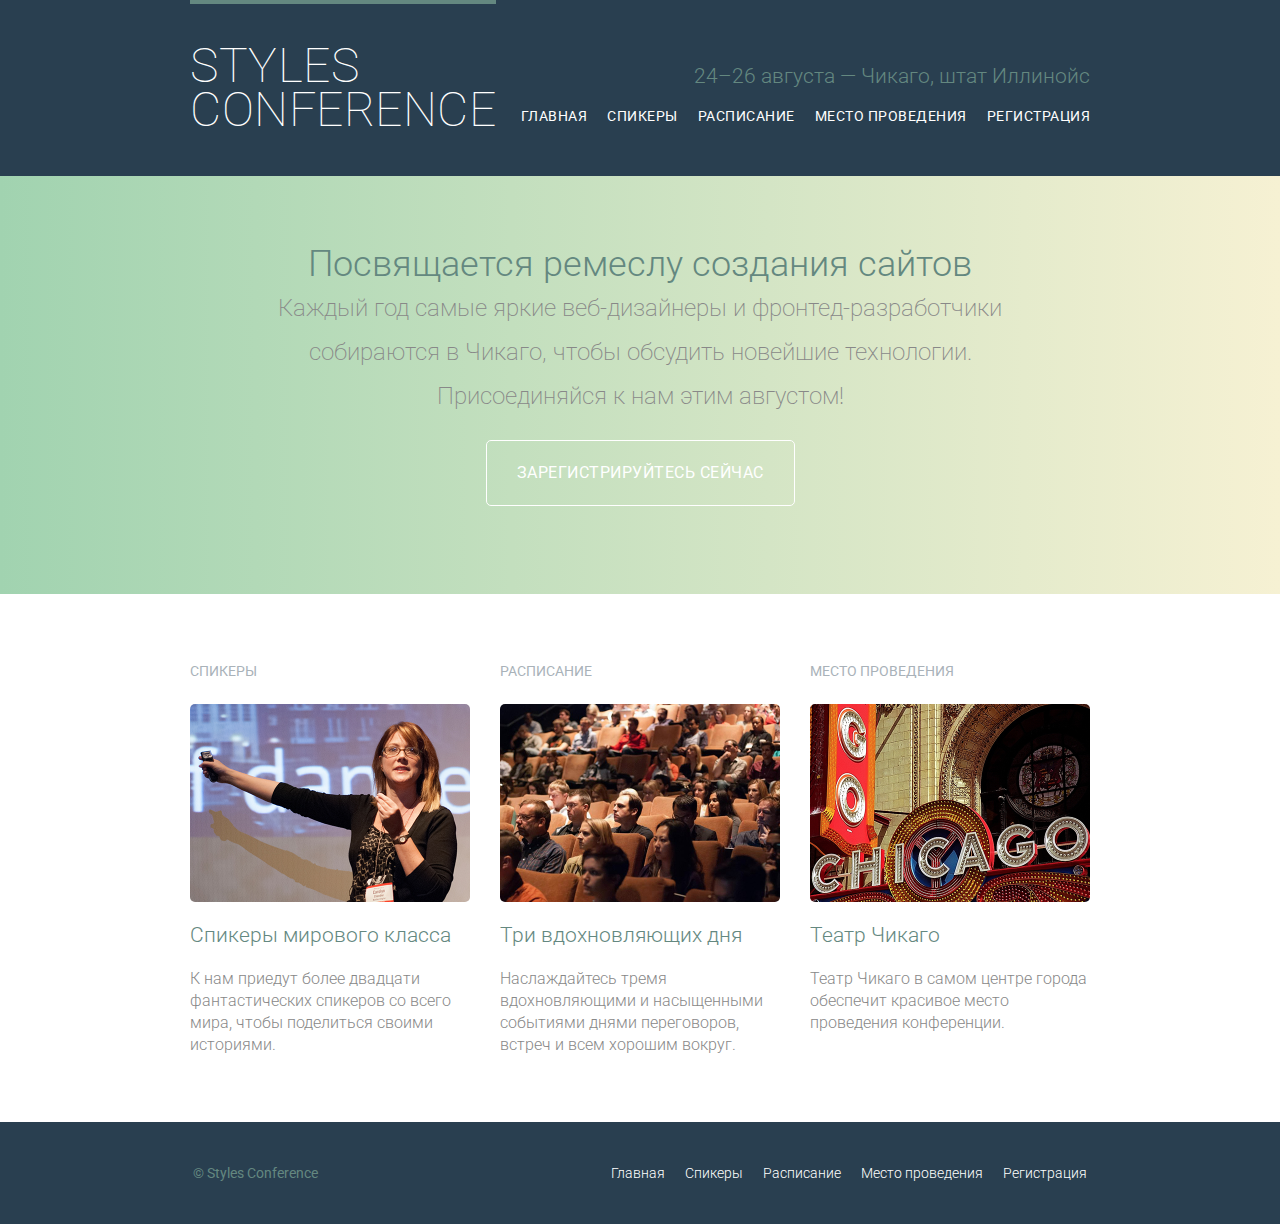
<file: styles conference/index.html>
<!DOCTYPE html>
<html>
	<head>
		<title>Styles Conference</title>
		<meta charset="utf-8">
		<link rel="stylesheet" type="text/css" href="assets/stylesheets/main.css">
		<link rel="stylesheet" type="text/css" href="https://fonts.googleapis.com/css?family=Roboto:400,300,100&subset=cyrillic,latin">
	</head>
	<body>
		<header class="primary-header container group">
			<h1 class="logo">
				<a href="index.html">Styles <br> Conference</a>
			</h1>	
			<h3 class="tagline">24&ndash;26 августа &mdash; Чикаго, штат Иллинойс</h3>
			<nav class="nav primary-nav">
				<ul>
					<li><a href="index.html">Главная</a></li><!--
					--><li><a href="speakers.html">Спикеры</a></li><!--
					--><li><a href="schedule.html">Расписание</a></li><!--
					--><li><a href="venue.html">Место проведения</a></li><!--
					--><li><a href="register.html">Регистрация</a></li>
				</ul>
			</nav>
		</header>
		<section class="row-alt">
			<div class="hero container">
				<h2>Посвящается ремеслу создания сайтов</h2>
				<p>Каждый год самые яркие веб-дизайнеры и фронтед-разработчики собираются в Чикаго,
				чтобы обсудить новейшие технологии. Присоединяйся к нам этим августом!</p>
				<a href="register.html" class="btn btn-alt">Зарегистрируйтесь сейчас</a>
			</div>
		</section>
		<section class="row">
			<div class="grid"><!-- 
				Спикеры
				--><section class="teaser col-1-3">
					<h5>Спикеры</h5>
					<a href="speakers.html">
						<img src="assets/images/home/speakers.jpg" alt="Профессиональные спикеры">
						<h3>Спикеры мирового класса</h3>
					</a>
					<p>К нам приедут более двадцати фантастических спикеров со всего мира, чтобы поделиться своими историями.</p>
				</section><!--
				Расписание
				--><section class="teaser col-1-3">
					<h5>Расписание</h5>	
					<a href="schedule.thml">
						<img src="assets/images/home/schedule.jpg" alt="Большая аудитория">
						<h3>Три вдохновляющих дня</h3>
					</a>
					<p>Наслаждайтесь тремя вдохновляющими и насыщенными событиями днями переговоров, встреч и всем хорошим вокруг.</p>
				</section><!--
				Место проведения			
				--><section class="teaser col-1-3">
					<h5>Место проведения</h5>	
					<a href="venue.html">
						<img src="assets/images/home/venue.jpg" alt="Логотип Чикаго">
						<h3>Театр Чикаго</h3>
					</a>
					<p>Театр Чикаго в самом центре города обеспечит красивое место проведения конференции.</p>
				</section>			
			</div>
		</section>
		<footer class="primary-footer container group">
			<small>&copy; Styles Conference</small>
			<nav class="nav">
				<ul>
					<li><a href="index.html">Главная</a></li><!--
					--><li><a href="speakers.html">Спикеры</a></li><!--
					--><li><a href="schedule.html">Расписание</a></li><!--
					--><li><a href="venue.html">Место проведения</a></li><!--
					--><li><a href="register.html">Регистрация</a></li>
				</ul>
			</nav>
		</footer>
	</body>
</html>
</file>
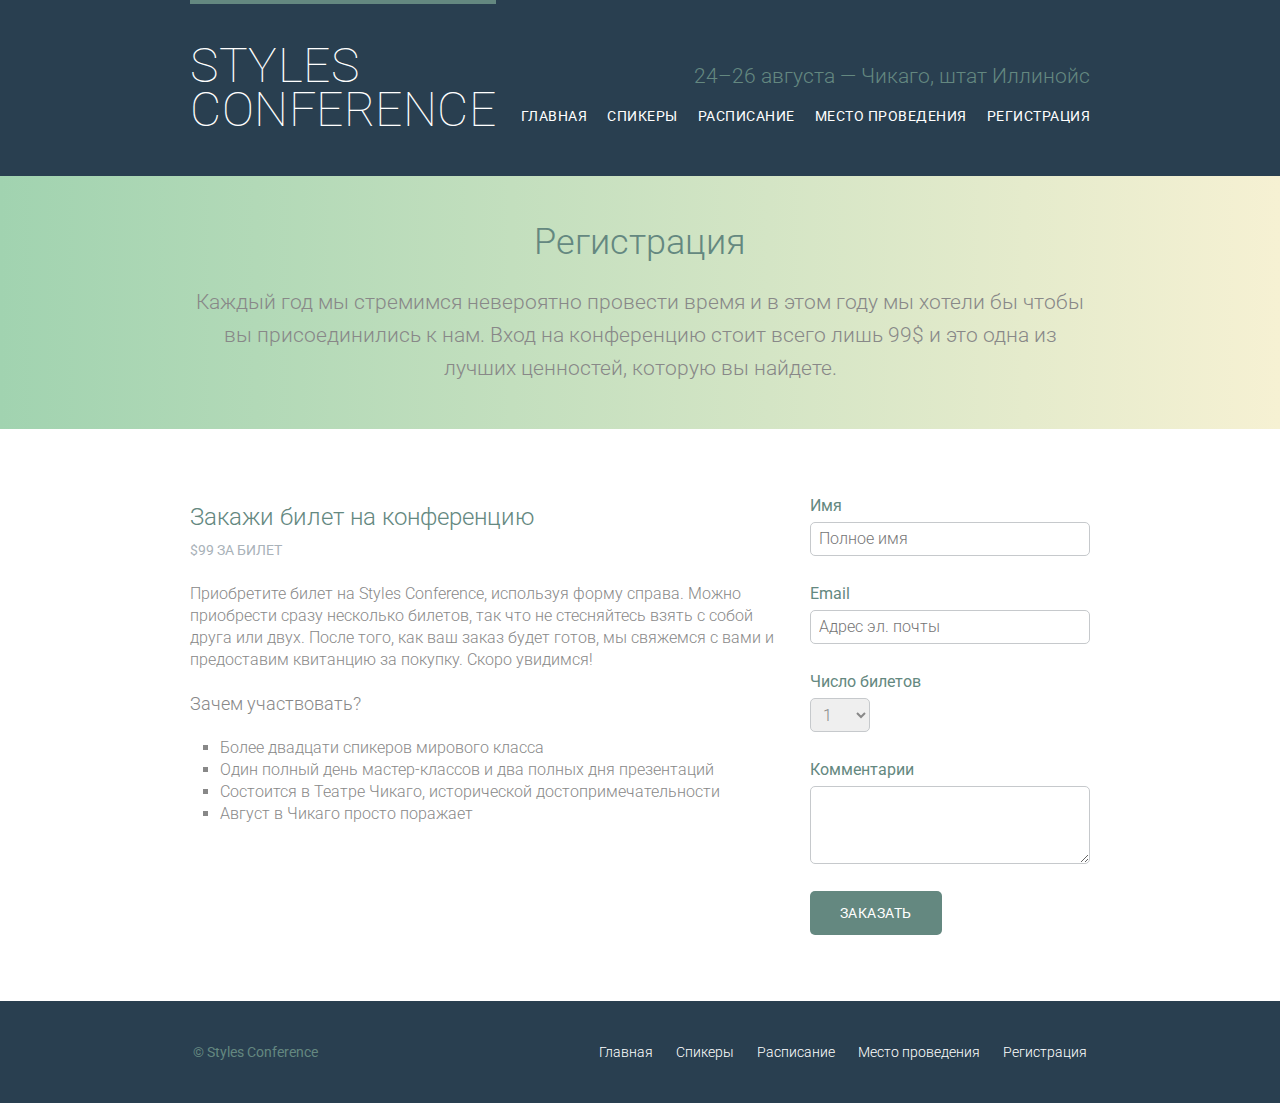
<file: styles conference/register.html>
<!DOCTYPE html>
<html>
	<head>
		<title>Styles Conference</title>
		<meta charset="utf-8">
		<link rel="stylesheet" type="text/css" href="assets/stylesheets/main.css">
		<link rel="stylesheet" type="text/css" href="https://fonts.googleapis.com/css?family=Roboto:400,300,100&subset=cyrillic,latin">	
	</head>
	<body>
		<header class="primary-header container group">
			<h1 class="logo">
				<a href="index.html">Styles <br> Conference</a>
			</h1>	
			<h3 class="tagline">24&ndash;26 августа &mdash; Чикаго, штат Иллинойс</h3>
			<nav class="nav primary-nav">
				<ul>
					<li><a href="index.html">Главная</a></li><!--
					--><li><a href="speakers.html">Спикеры</a></li><!--
					--><li><a href="schedule.html">Расписание</a></li><!--
					--><li><a href="venue.html">Место проведения</a></li><!--
					--><li><a href="register.html">Регистрация</a></li>
				</ul>
			</nav>
		</header>
		<section class="row-alt">
			<div class="lead container">
				<h1>Регистрация</h1>
				<p>Каждый год мы стремимся невероятно провести время и в этом году мы хотели бы чтобы вы присоединились 
				к нам. Вход на конференцию стоит всего лишь 99$ и это одна из лучших ценностей, которую вы найдете.</p>
			</div>
		</section>
		<section class="row">
			<div class="grid">
				<section class="col-2-3">
					<h2>Закажи билет на конференцию</h2>
					<h5>$99 за билет</h5>
					<p>Приобретите билет на Styles Conference, используя форму справа.
					Можно приобрести сразу несколько билетов, так что не стесняйтесь взять с собой
					друга или двух. После того, как ваш заказ будет готов, мы свяжемся с вами и 
					предоставим квитанцию за покупку. Скоро увидимся!</p>
					<h4>Зачем участвовать?</h4>
					<ul class="why-attend">
						<li>Более двадцати спикеров мирового класса</li>
						<li>Один полный день мастер-классов и два полных дня презентаций</li>
						<li>Состоится в Театре Чикаго, исторической достопримечательности</li>
						<li>Август в Чикаго просто поражает</li>
					</ul>
				</section><!--
				--><form class="col-1-3" action="#" method="post">
					<fieldset class="register-group">
						<label>
							Имя
							<input type="text" name="name" placeholder="Полное имя" required>
						</label>
						<label>
							Email
							<input type="email" name="email" placeholder="Адрес эл. почты" required>
						</label>
						<label>
							Число билетов
							<select name="quantity" required>
								<option value="1 selected">1</option>
								<option value="2">2</option>
								<option value="3">3</option>
								<option value="4">4</option>
								<option value="5">5</option>
							</select>
						</label>
						<label>
							Комментарии
							<textarea name="comments"></textarea>
						</label>
					</fieldset>
					<input class="btn btn-default" type="submit" name="submit" value="Заказать">
				</form>
			</div>
		</section>
		<footer class="primary-footer container group">
			<small>&copy; Styles Conference</small>
			<nav class="nav">
				<ul>
					<li><a href="index.html">Главная</a></li>
					<li><a href="speakers.html">Спикеры</a></li>
					<li><a href="schedule.html">Расписание</a></li>
					<li><a href="venue.html">Место проведения</a></li>
					<li><a href="register.html">Регистрация</a></li>	
				</ul>
			</nav>
		</footer>
	</body>
</html>
</file>
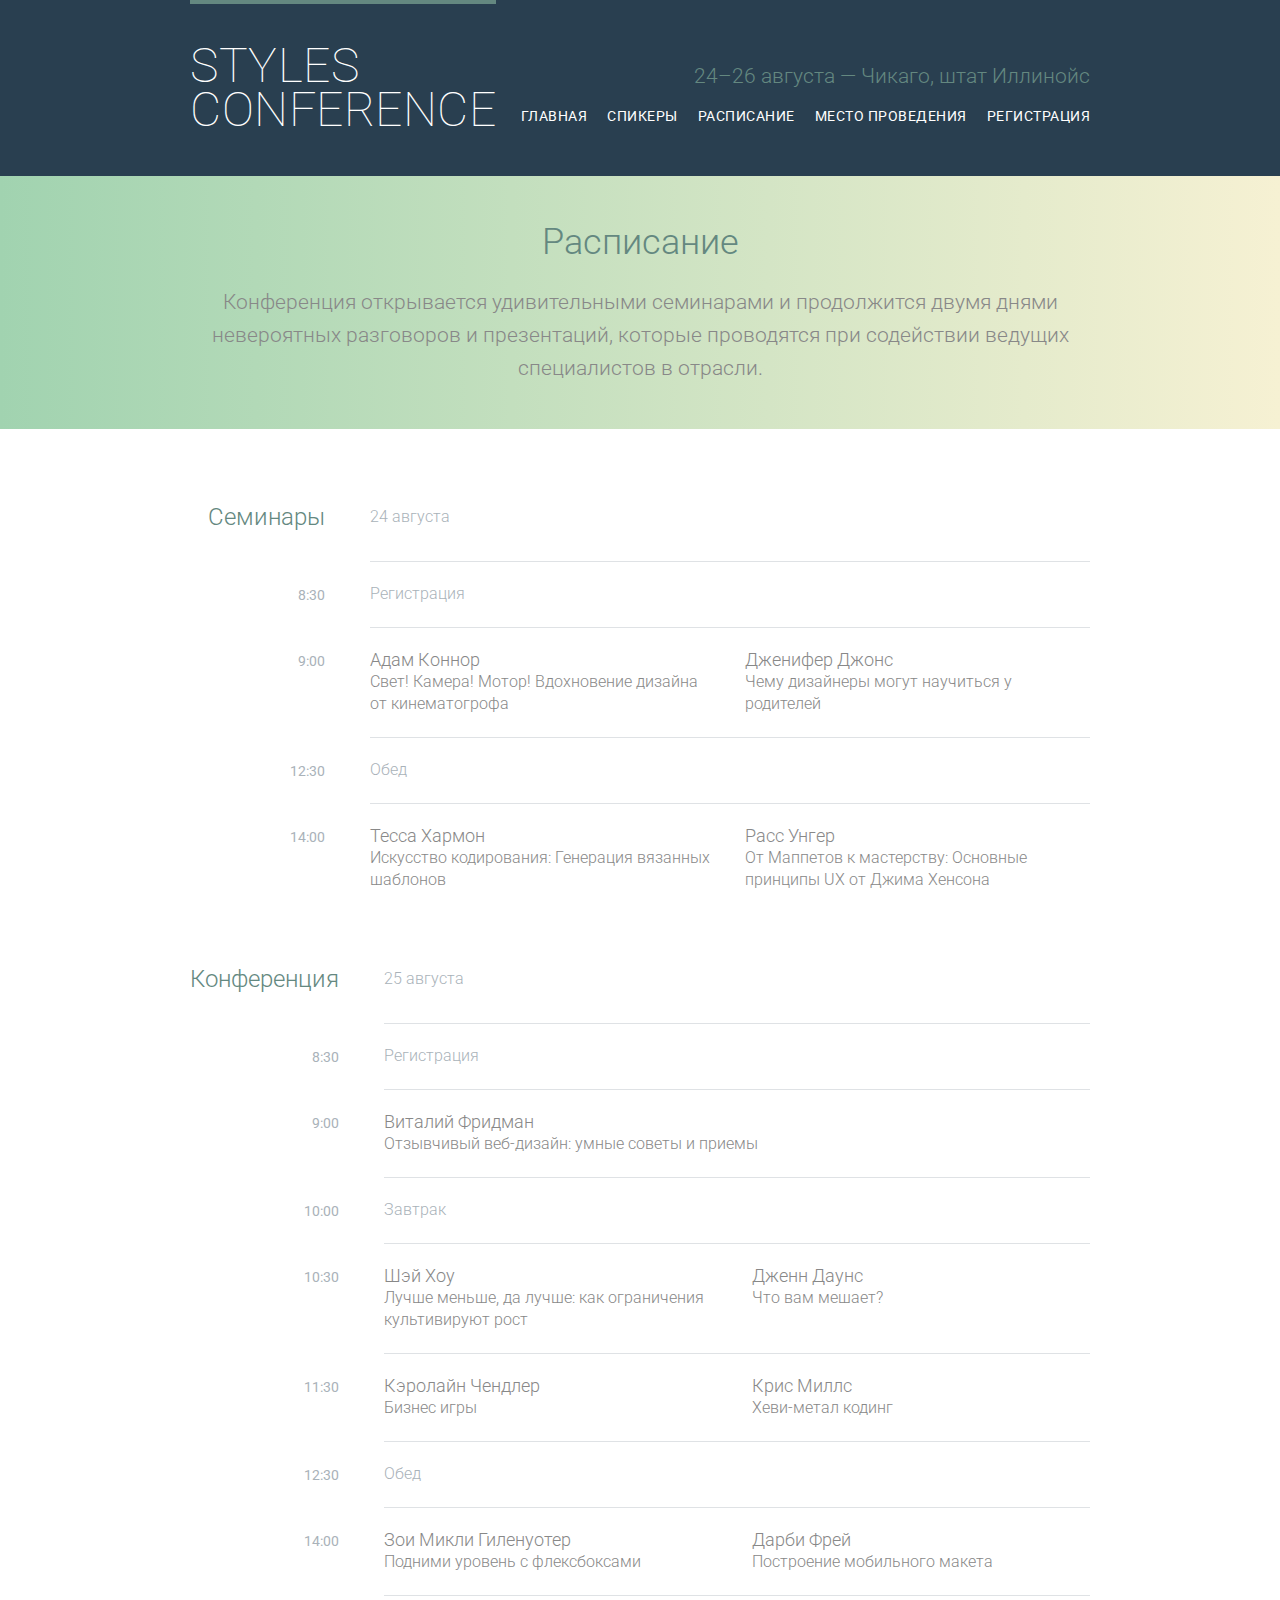
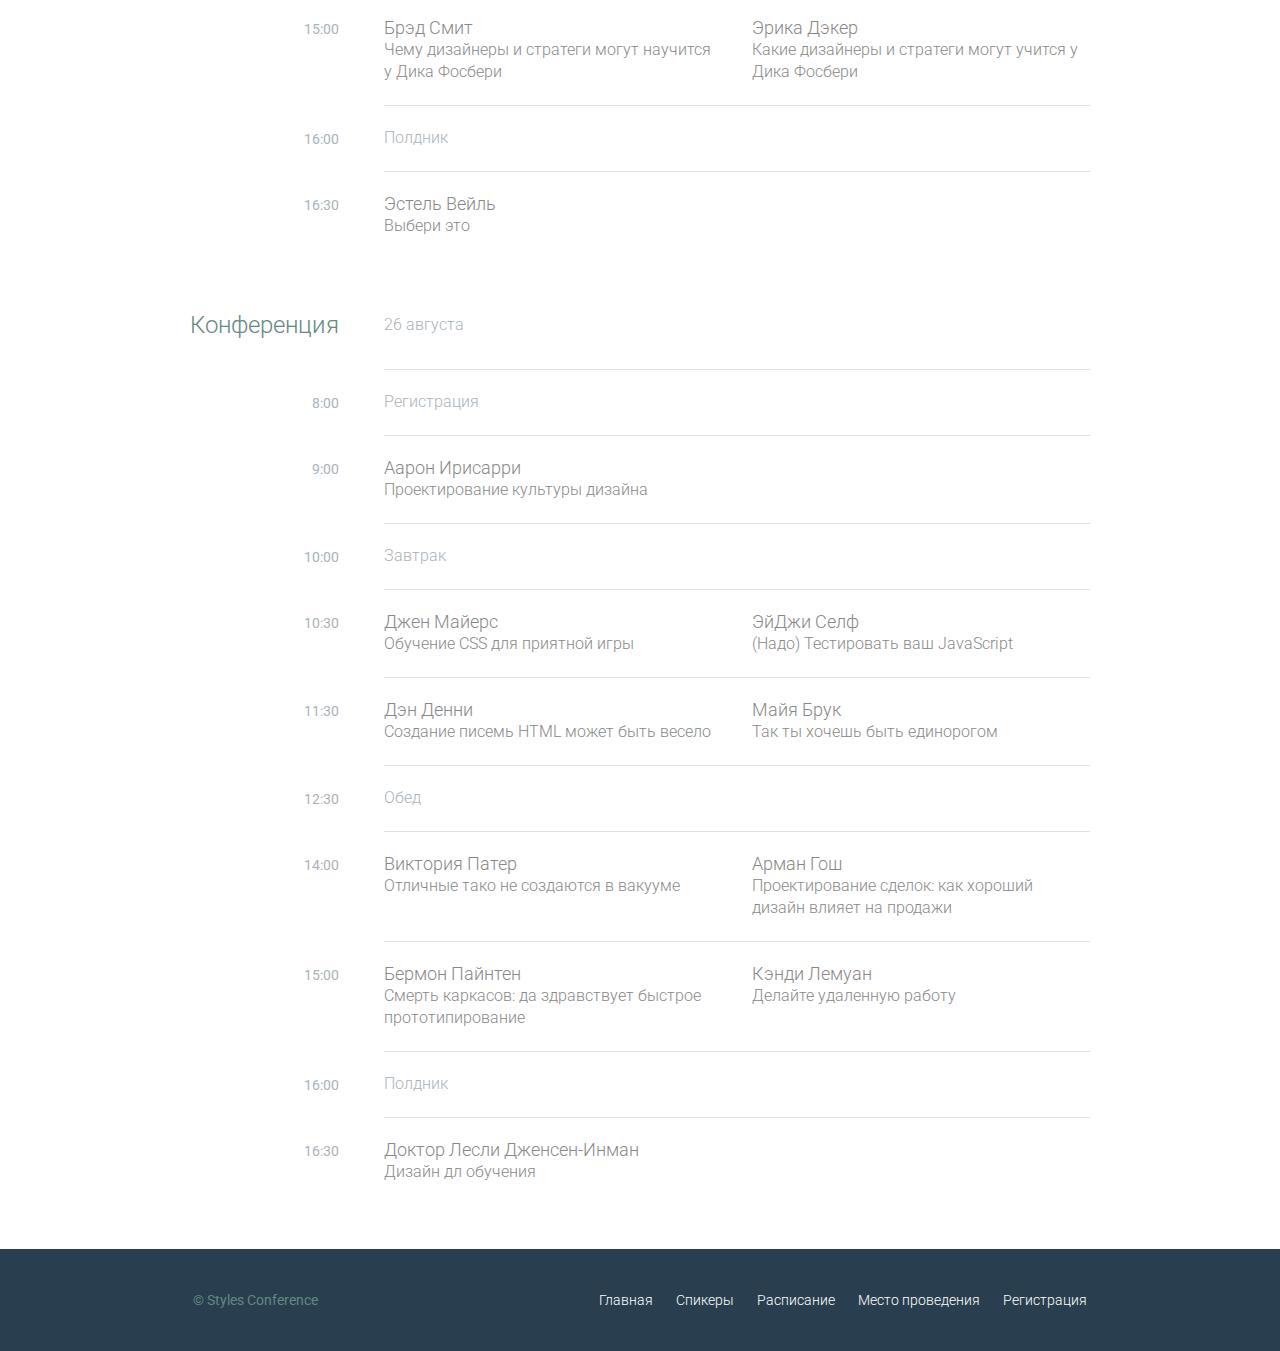
<file: styles conference/schedule.html>
<!DOCTYPE html>
<html>
	<head>
		<title>Styles Conference</title>
		<meta charset="utf-8">
		<link rel="stylesheet" type="text/css" href="assets/stylesheets/main.css">
		<link rel="stylesheet" type="text/css" href="https://fonts.googleapis.com/css?family=Roboto:400,300,100&subset=cyrillic,latin">	
	</head>
	<body>
		<header class="primary-header container group">
			<h1 class="logo">
				<a href="index.html">Styles <br> Conference</a>
			</h1>	
			<h3 class="tagline">24&ndash;26 августа &mdash; Чикаго, штат Иллинойс</h3>
			<nav class="nav primary-nav">
				<ul>
					<li><a href="index.html">Главная</a></li><!--
					--><li><a href="speakers.html">Спикеры</a></li><!--
					--><li><a href="schedule.html">Расписание</a></li><!--
					--><li><a href="venue.html">Место проведения</a></li><!--
					--><li><a href="register.html">Регистрация</a></li>
				</ul>
			</nav>
		</header>
		<section class="row-alt">
			<div class="lead container">
				<h1>Расписание</h1>
				<p>Конференция открывается удивительными семинарами и продолжится двумя днями невероятных
				разговоров и презентаций, которые проводятся  при содействии ведущих специалистов в отрасли.</p>
			</div>
		</section>
		<section class="row">
			<div class="container">
				<table>
					<thead>
						<tr>
							<th scope="row">
								Семинары
							</th>
							<td class="schedule-offset" colspan="2">
								24 августа
							</td>
						</tr>
					</thead>
					<tbody>
						<tr>
							<th scope="row">
								<time datetime="08:30:00">8:30</time>
							</th>
							<td class="schedule-offset" colspan="2">
								Регистрация
							</td>
						</tr>
						<tr>
							<th scope="row">
								<time datetime="09:00:00">9:00</time>
							</th>
							<td>
								<a href="speakers.html#adam-connor">
									<h4>Адам Коннор</h4>
									Свет! Камера! Мотор! Вдохновение дизайна от кинематогрофа
								</a>
							</td>
							<td>
								<a href="speakers.html#jennifer-jones">
									<h4>Дженифер Джонс</h4>
									Чему дизайнеры могут научиться у родителей
								</a>	
							</td>
						</tr>
						<tr>
							<th scope="row">
								<time datetime="12:30:00">12:30</time>
							</th>
							<td class="schedule-offset" colspan="2">
								Обед
							</td>
						</tr>
						<tr>
							<th scope="row">
								<time datetime="14:00:00">14:00</time>
							</th>
							<td>
								<a href="speakers.html#tessa-harmon">
									<h4>Тесса Хармон</h4>
									Искусство кодирования: Генерация вязанных шаблонов 
								</a>		
							</td>
							<td>
								<a href="speakers.html#russ-unger">
									<h4>Расс Унгер</h4>
									От Маппетов к мастерству: Основные принципы UX от Джима Хенсона
								</a>
							</td>
						</tr>
					</tbody>
				</table>
				<table>
					<thead>
						<tr>
							<th scope="row">
								Конференция
							</th>
							<td class="schedule-offset" colspan="2">
								25 августа
							</td>
						</tr>
					</thead>
					<tbody>
						<tr>
							<th scope="row">
								<time datetime="08:30:00">8:30</time>
							</th>
							<td class="schedule-offset" colspan="2">
								Регистрация
							</td>
						</tr>
						<tr>
							<th scope="row">
								<time datetime="09:00:00">9:00</time>
							</th>
							<td colspan="2">
								<a href="speakers.html">
									<h4>Виталий Фридман</h4>
									Отзывчивый веб-дизайн: умные советы и приемы
								</a>
							</td>
						</tr>
						<tr>
							<th scope="row">
								<time datetime="10:00:00">10:00</time>
							</th>
							<td class="schedule-offset" colspan="2">
								Завтрак
							</td>
						</tr>
						<tr>
							<th scope="row">
								<time datetime="10:30:00">10:30</time>
							</th>
							<td>
								<a href="speakers.html">
									<h4>Шэй Хоу</h4>
									Лучше меньше, да лучше: как ограничения культивируют рост
								</a>								
							</td>
							<td>
								<a href="speakers.html">
									<h4>Дженн Даунс</h4>
									Что вам мешает?
								</a>	
							</td>
						</tr>
						<tr>
							<th scope="row">
								<time datetime="11:30:00">11:30</time>
							</th>
							<td>
								<a href="speakers.html">
									<h4>Кэролайн Чендлер</h4>
									Бизнес игры
								</a>	
							</td>
							<td>
								<a href="speakers.html">
									<h4>Крис Миллс</h4>
									Хеви-метал кодинг
								</a>	
							</td>
						</tr>
						<tr>
							<th scope="row">
								<time datetime="12:30:00">12:30</time>
							</th>
							<td class="schedule-offset" colspan="2">
								Обед
							</td>
						</tr>
						<tr>
							<th scope="row">
								<time datetime="14:00:00">14:00</time>
							</th>
							<td>
								<a href="speakers.html">
									<h4>Зои Микли Гиленуотер</h4>
									Подними уровень с флексбоксами
								</a>	
							</td>
							<td>
								<a href="speakers.html">
									<h4>Дарби Фрей</h4>
									Построение мобильного макета	
								</a>	
							</td>
						</tr>
						<tr>
							<th scope="row">
								<time datetime="15:00:00">15:00</time>
							</th>
							<td>
								<a href="speakers.html">
									<h4>Брэд Смит</h4>
									Чему дизайнеры и стратеги могут научится у Дика Фосбери
								</a>	
							</td>
							<td>
								<a href="speakers.html">
									<h4>Эрика Дэкер</h4>
									Какие дизайнеры и стратеги могут учится у Дика Фосбери
								</a>	
							</td>
						</tr>
						<tr>
							<th scope="row">
								<time datetime="16:00:00">16:00</time>
							</th>
							<td class="schedule-offset" colspan="2">
								Полдник
							</td>
						</tr>
						<tr>
							<th scope="row">
								<time datetime="16:30:00">16:30</time>
							</th>
							<td colspan="2">
								<a href="speakers.html">
									<h4>Эстель Вейль</h4>
									Выбери это
								</a>	
							</td>
						</tr>
					</tbody>
				</table>
				<table>
					<thead>
						<tr>
							<th scope="row">
								Конференция
							</th>
							<td class="schedule-offset" colspan="2">
								26 августа
							</td>
						</tr>
					</thead>
					<tbody>
						<tr>
							<th scope="row">
								<time datetime="08:00:00">8:00</time>
							</th>
							<td class="schedule-offset" colspan="2">
								Регистрация
							</td>
						</tr>
						<tr>
							<th scope="row">
								<time datetime="09:00:00">9:00</time>
							</th>
							<td colspan="2">
								<a href="speakers.html">
									<h4>Аарон Ирисарри</h4>
									Проектирование культуры дизайна
								</a>								
							</td>
						</tr>
						<tr>
							<th scope="row">
								<time datetime="10:00:00">10:00</time>
							</th>
							<td class="schedule-offset" colspan="2">
								Завтрак
							</td>
						</tr>
						<tr>
							<th scope="row">
								<time datetime="10:30:00">10:30</time>
							</th>
							<td>
								<a href="speakers.html">
									<h4>Джен Майерс</h4>
									Обучение CSS для приятной игры
								</a>	
							</td>
							<td>
								<a href="speakers.html">
									<h4>ЭйДжи Селф</h4>
									(Надо) Тестировать ваш JavaScript
								</a>	
							</td>
						</tr>
						<tr>
							<th scope="row">
								<time datetime="11:30:00">11:30</time>
							</th>
							<td>
								<a href="speakers.html">
									<h4>Дэн Денни</h4>
									Создание писемь HTML может быть весело
								</a>	
							</td>
							<td>
								<a href="speakers.html">
									<h4>Майя Брук</h4>
									Так ты хочешь быть единорогом
								</a>	
							</td>
						</tr>
						<tr>
							<th scope="row">
								<time datetime="12:30:00">12:30</time>
							</th>
							<td class="schedule-offset" colspan="2">
								Обед
							</td>
						</tr>
						<tr>
							<th scope="row">
								<time datetime="14:00:00">14:00</time>
							</th>
							<td>
								<a href="speakers.html">
									<h4>Виктория Патер</h4>
									Отличные тако не создаются в вакууме
								</a>	
							</td>
							<td>
								<a href="speakers.html">
									<h4>Арман Гош</h4>
									Проектирование сделок: как хороший дизайн влияет на продажи
								</a>	 
							</td>
						</tr>
						<tr>
							<th scope="row">
								<time datetime="15:00:00">15:00</time>
							</th>
							<td>
								<a href="speakers.html">
									<h4>Бермон Пайнтен</h4>
									Смерть каркасов: да здравствует быстрое прототипирование
								</a>	
							</td>
							<td>
								<a href="speakers.html">
									<h4>Кэнди Лемуан</h4>
									Делайте удаленную работу
								</a>	
							</td>
						</tr>
						<tr>
							<th scope="row">
								<time datetime="16:00:00">16:00</time>
							</th>
							<td class="schedule-offset" colspan="2">
								Полдник
							</td>
						</tr>
						<tr>
							<th scope="row">
								<time datetime="16:30:00">16:30</time>
							</th>
							<td colspan="2">
								<a href="speakers.html">
									<h4>Доктор Лесли Дженсен-Инман</h4>
									Дизайн дл обучения
								</a>	
							</td>
						</tr>
					</tbody>
				</table>
			</div>
		</section>
		<footer class="primary-footer container group">
			<small>&copy; Styles Conference</small>
			<nav class="nav">
				<ul>
					<li><a href="index.html">Главная</a></li>
					<li><a href="speakers.html">Спикеры</a></li>
					<li><a href="schedule.html">Расписание</a></li>
					<li><a href="venue.html">Место проведения</a></li>
					<li><a href="register.html">Регистрация</a></li>	
				</ul>
			</nav>
		</footer>
	</body>
</html>
</file>
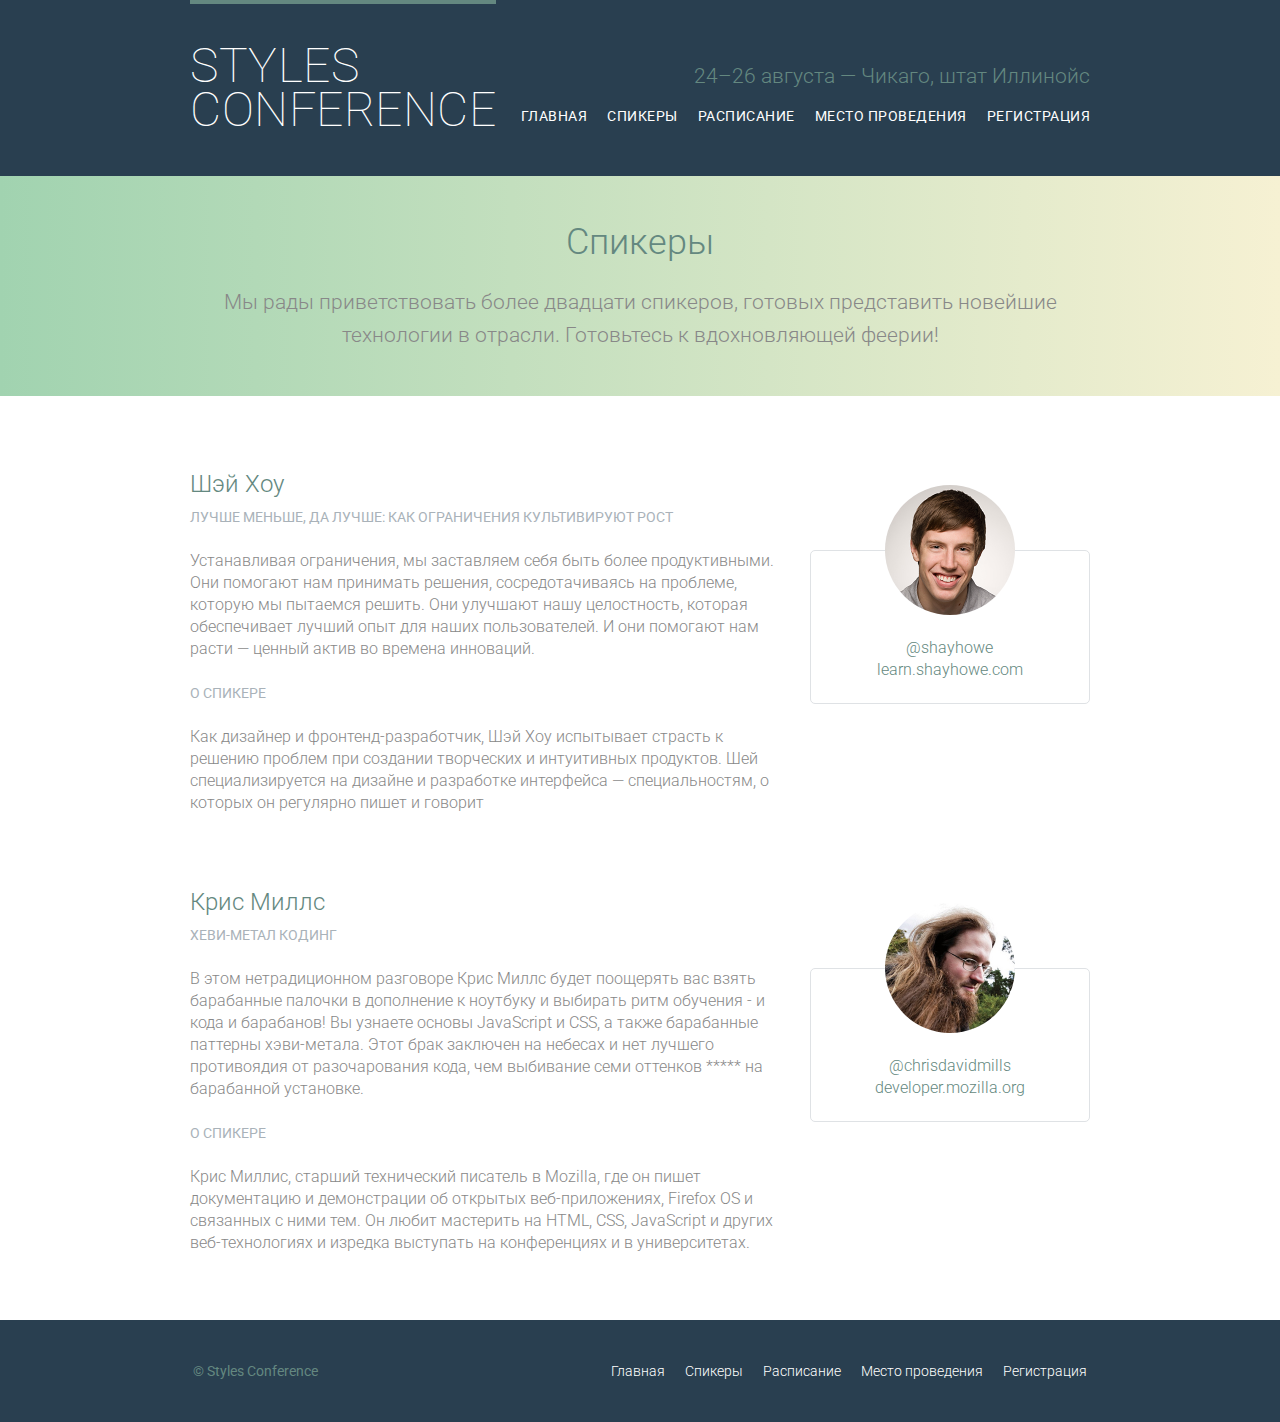
<file: styles conference/speakers.html>
<!DOCTYPE html>
	<html>
	<head>
		<title>Styles Conference</title>
		<meta charset="utf-8">
		<link rel="stylesheet" type="text/css" href="assets/stylesheets/main.css">
		<link rel="stylesheet" type="text/css" href="https://fonts.googleapis.com/css?family=Roboto:400,300,100&subset=cyrillic,latin">
	</head>
	<body>
		<header class="primary-header container group">
			<h1 class="logo">
				<a href="index.html">Styles <br> Conference</a>
			</h1>	
			<h3 class="tagline">24&ndash;26 августа &mdash; Чикаго, штат Иллинойс</h3>
			<nav class="nav primary-nav">
				<ul>
					<li><a href="index.html">Главная</a></li><!--
					--><li><a href="speakers.html">Спикеры</a></li><!--
					--><li><a href="schedule.html">Расписание</a></li><!--
					--><li><a href="venue.html">Место проведения</a></li><!--
					--><li><a href="register.html">Регистрация</a></li>
				</ul>
			</nav>
		</header>
		<section class="row-alt">
			<div class="lead container">
				<h1>Спикеры</h1>
				<p>Мы рады приветствовать более двадцати спикеров, готовых представить новейшие
				технологии в отрасли. Готовьтесь к вдохновляющей феерии!</p>
			</div>
		</section>
		<section class="row">
			<div class="grid">
				<section class="speaker" id="shay-hove">
					<div class="col-2-3">
						<h2>Шэй Хоу</h2>
						<h5>Лучше меньше, да лучше: как ограничения культивируют рост</h5>
						<p>Устанавливая ограничения, мы заставляем себя быть более продуктивными. Они помогают нам принимать решения, сосредотачиваясь на проблеме, которую мы пытаемся решить. Они улучшают нашу целостность, которая обеспечивает лучший опыт для наших пользователей. И они помогают нам расти — ценный актив во времена инноваций.</p>
						<h5>О спикере</h5>
						<p>Как дизайнер и фронтенд-разработчик, Шэй Хоу испытывает страсть к решению проблем при создании творческих и интуитивных продуктов. Шей специализируется на дизайне и разработке интерфейса — специальностям, о которых он регулярно пишет и говорит</p>
					</div><!--
					--><aside class="col-1-3">
						<div class="speaker-info">
							<img src="assets/images/speakers/shay-howe.jpg" alt="Шей Хоу">
							<ul>
								<li><a href="https://twitter.com/shayhowe">@shayhowe</a></li>
								<li><a href="https://learn.shayhowe.com">learn.shayhowe.com</a></li>
							</ul>
						</div>
					</aside>
				</section>
				<section id="chris-mills">
					<div class="col-2-3">
						<h2>Крис Миллс</h2>
						<h5>Хеви-метал кодинг</h5>
						<p>В этом нетрадиционном разговоре Крис Миллс будет поощерять вас взять барабанные
						палочки в дополнение к ноутбуку и выбирать ритм обучения - и кода и барабанов! Вы узнаете
						основы JavaScript и CSS, а также барабанные паттерны хэви-метала. Этот брак заключен на небесах 
						и нет лучшего противоядия от разочарования кода, чем выбивание семи оттенков ***** на барабанной установке.</p>
						<h5>О спикере</h5>
						<p>Крис Миллис, старший технический писатель в Mozilla, где он пишет документацию и демонстрации об 
						открытых веб-приложениях, Firefox OS и связанных с ними тем. Он любит мастерить на HTML, CSS, JavaScript и других
						веб-технологиях и изредка выступать на конференциях и в университетах.</p>	
					</div><!--
					--><aside class="col-1-3">
						<div class="speaker-info">
							<img src="assets/images/speakers/chris-mills.jpg" alt="Крис Миллс">
							<ul>
								<li><a href="https://twitter.com/chrisdavidmills">@chrisdavidmills</a></li>
								<li><a href="https://developer.mozilla.org">developer.mozilla.org</a></li>
							</ul>
						</div>
					</aside>
				</section>
			</div>
		</section>
		<footer class="primary-footer container group">
			<small>&copy; Styles Conference</small>
			<nav class="nav">
				<ul>
					<li><a href="index.html">Главная</a></li><!--
					--><li><a href="speakers.html">Спикеры</a></li><!--
					--><li><a href="schedule.html">Расписание</a></li><!--
					--><li><a href="venue.html">Место проведения</a></li><!--
					--><li><a href="register.html">Регистрация</a></li>
				</ul>	
			</nav>
		</footer>
	</body>
</html>
</file>
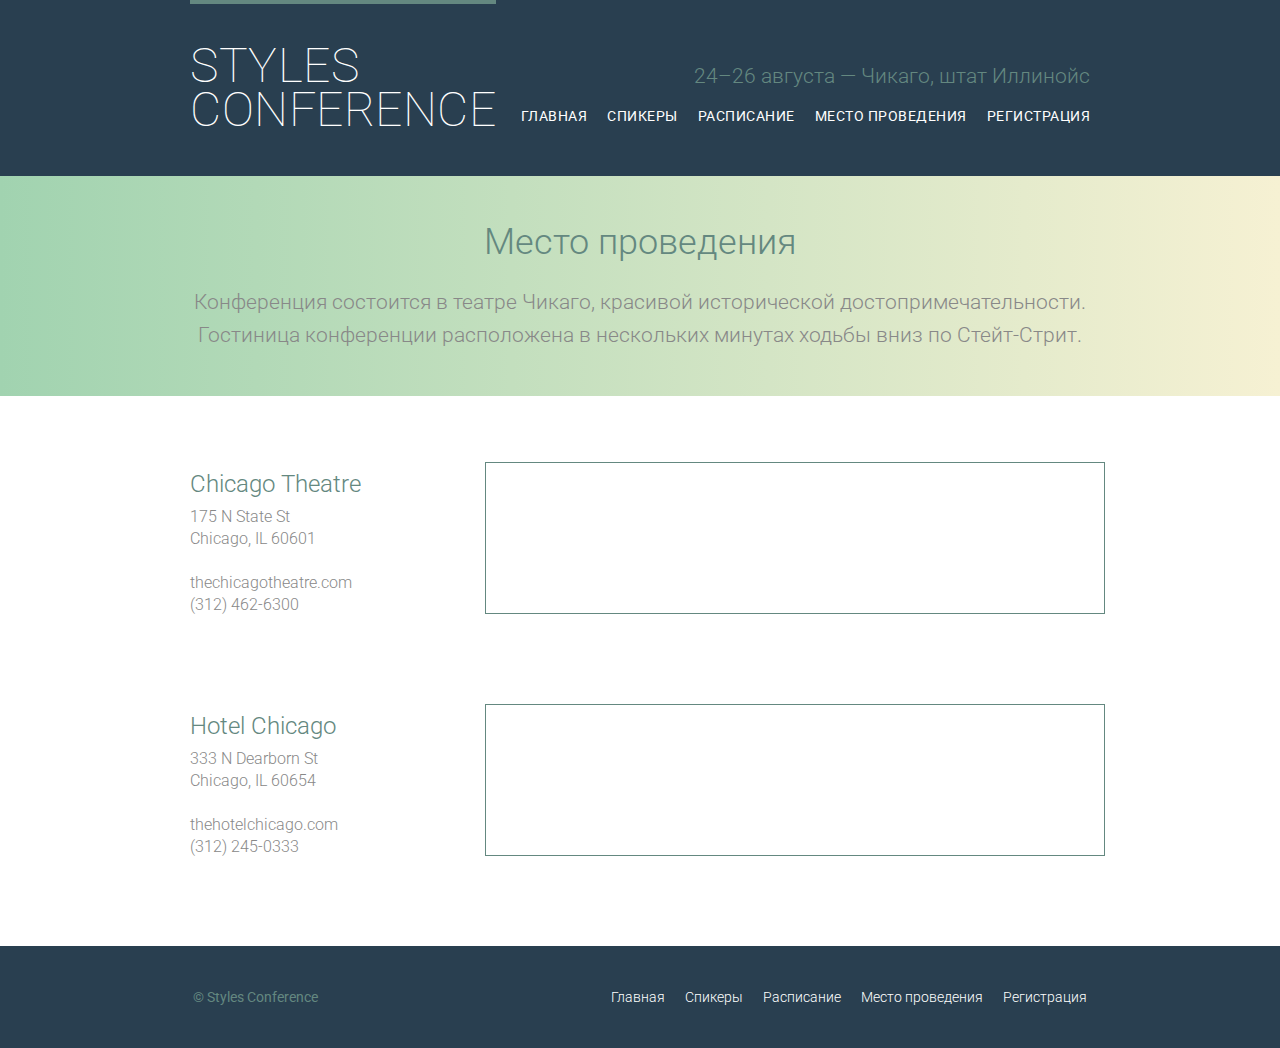
<file: styles conference/venue.html>
<!DOCTYPE html>
	<html>
	<head>
		<title>Styles Conference</title>
		<meta charset="utf-8">
		<link rel="stylesheet" type="text/css" href="assets/stylesheets/main.css">
		<link rel="stylesheet" type="text/css" href="https://fonts.googleapis.com/css?family=Roboto:400,300,100&subset=cyrillic,latin">
	</head>
	<body>
		<header class="primary-header container group">
			<h1 class="logo">
				<a href="index.html">Styles <br> Conference</a>
			</h1>	
			<h3 class="tagline">24&ndash;26 августа &mdash; Чикаго, штат Иллинойс</h3>
			<nav class="nav primary-nav">
				<ul>
					<li><a href="index.html">Главная</a></li><!--
					--><li><a href="speakers.html">Спикеры</a></li><!--
					--><li><a href="schedule.html">Расписание</a></li><!--
					--><li><a href="venue.html">Место проведения</a></li><!--
					--><li><a href="register.html">Регистрация</a></li>
				</ul>
			</nav>
		</header>
		<section class="row-alt">
			<div class="lead container">
				<h1>Место проведения</h1>
				<p>Конференция состоится в театре Чикаго, красивой исторической достопримечательности.
				Гостиница конференции расположена в нескольких минутах ходьбы вниз по Стейт-Стрит.</p>
			</div>
		</section>
		<section class="row">
			<div class="grid">
				<section class="venue-theatre">
					<div class="col-1-3">
						<h2>Chicago Theatre</h2>
						<p>175 N State St <br> Chicago, IL 60601</p>
						<p><a href="https://www.thechicagoteatre.com"></a>thechicagotheatre.com <br> (312) 462-6300</p>
					</div><!--
					--><iframe class="col-2-3 venue-map" src="https://www.google.com/maps/embed?pb=!1m5!3m3!1m2!1s0x880e2ca55810a493%3A0x4700ddf60fcbfad6!2schicago+theatre!5e0!3m2!1sen!2sus!4v1388701393606"></iframe>
				</section>
				<section class="venue-hotel">
					<div class="col-1-3">
						<h2>Hotel Chicago</h2>
						<p>333 N Dearborn St <br> Chicago, IL 60654</p>
						<p><a href="https://www.thechicagoteatre.com"></a>thehotelchicago.com <br> (312) 245-0333</p>
					</div><!--
					--><iframe class="col-2-3 venue-map" src="https://www.google.com/maps/embed?pb=!1m5!3m3!1m2!1s0x880e2cb1da049173%3A0xa5c91d255a775f0b!2sHotel+Sax+Chicago%2C+North+Dearborn+Street%2C+Chicago%2C+IL!5e0!3m2!1sen!2sus!4v1388702493978"></iframe>
				</section>
			</div>
		</section>
		<footer class="primary-footer container group">
			<small>&copy; Styles Conference</small>
			<nav class="nav">
				<ul>
					<li><a href="index.html">Главная</a></li><!--
					--><li><a href="speakers.html">Спикеры</a></li><!--
					--><li><a href="schedule.html">Расписание</a></li><!--
					--><li><a href="venue.html">Место проведения</a></li><!--
					--><li><a href="register.html">Регистрация</a></li>
				</ul>	
			</nav>
		</footer>
	</body>
</html>
</file>
<file: styles conference/assets/stylesheets/main.css>
/* http://meyerweb.com/eric/tools/css/reset/ 2. v2.0 | 20110126
  License: none (public domain)
*/
html, body, div, span, applet, object, iframe,
h1, h2, h3, h4, h5, h6, p, blockquote, pre,
a, abbr, acronym, address, big, code,
del, dfn, img, ins, kbd, q, s, samp,
small, strike, sub, sup, tt, var,
b, u, i,
dl, dt, dd, ol, ul, li,
fieldset, form, label, legend,
table, caption, tbody, tfoot, thead, tr, th, td,
article, aside, canvas, details, embed,
figure, figcaption, footer, header, hgroup,
menu, nav, output, section, summary,
time, mark, audio, video {
  margin: 0;
  padding: 0;
  border: 0;
  font-size: 100%;
  font: inherit;
  vertical-align: baseline;
}
/* HTML5 display-role reset for older browsers */
article, aside, details, figcaption, figure,
footer, header, hgroup, menu, nav, section {
  display: block;
}
body {
  line-height: 1;
}
ol, ul {
  list-style: none;
}
blockquote, q {
  quotes: none;
}
blockquote:before, blockquote:after,
q:before, q:after {
  content: '';
  content: none;
}
table {
  border-collapse: collapse;
  border-spacing: 0;
}

/* Сетка */
*,
*:before,
*:after {
  box-sizing: border-box;
}

.container,
.grid {
  margin: 0 auto;
  width: 960px;
}

.container {
  padding: 0 30px;
}

/* Clearfix */
.group::before,
.group::after {
  content: "";
  display: table;
}

.group::after {
  clear: both;
}

.group {
  clear: both;
  *zoom: 1;
}

/* Основной заголовок */
.logo {
  float: left;
  border-top: 4px solid #648880;
  font-size: 48px;
  line-height: 44px;
  padding: 40px 0 22px 0;
  font-weight: 100;
  letter-spacing: .5px;
  text-transform: uppercase;
}

.tagline {
  margin: 66px 0 22px 0;
  text-align: right;
  color: #648880;
}

.primary-nav {
  font-size: 14px;
  font-weight: 400;
  letter-spacing: .5px;
  text-transform: uppercase;
}

/* Основной подвал */
.primary-footer small {
  float: left;
  font-weight: 400;
}

.primary-footer {
  padding: 44px 33px;
  color: #648880;
  font-size: 14px;
}

/* Навигация */
.nav {
  text-align: right;
}

.nav li {
  display: inline-block;
  margin: 0 10px;
  vertical-align: top; 
}

.nav li:last-child {
  margin-right: 0;
}

/* Типографика */
h1, h3, h4, h5, p {
  margin-bottom: 22px;
}

/* Пользовательские стили */
body {
  color: #888;
  background: #293f50;
  font-size: 16px/22px;
  font-family: "Roboto", "Open Sans", "Helvetica Neue", Helvetica, Arial, sans-serif;
  font-weight: 300;
}

h1 {
  font-size: 36px;
  line-height: 44px;
  color: #648880;
}

h2 {
  font-size: 24px;
  line-height: 44px;
  color: #648880;
}

h3 {
  font-size: 21px;
}

h4 {
  font-size: 18px;
}

h5 {
  color: #a9b2b9;
  font-size: 14px;
  font-weight: 400;
  text-transform: uppercase;
}

/* Кнопки */

.btn {
  border-radius: 5px;
  display: inline-block;
  margin: 0;
  color: #fff;
  cursor: pointer;
  text-transform: uppercase;
  font-weight: 400;
  letter-spacing: .5px;
}

.btn-alt {
  border: 1px solid #fff;
  padding: 10px 30px;
}

.btn-alt:hover {
  background: #fff;
  color: #648880;
  transition: .3s all;
}

/* Главная страница */
.hero {
  padding: 22px 80px 66px 80px;
  line-height: 44px;
  text-align: center;
}

.hero h2 {
  font-size: 36px;
}

.hero p {
  font-size: 24px;
  font-weight: 200;
}

.col-1-3 {
  width: 33.33%
}

.col-2-3 {
  width: 66.66%;
}

.col-1-3,
.col-2-3 {
  display: inline-block;
  vertical-align: top;
}

.grid,
.col-1-3,
.col-2-3 {
  padding: 0 15px; 
}

.teaser img {
  border-radius: 5px;
  display: block;
  margin-bottom: 22px;
  max-width: 100%; 
}

 /* Ссылки */
a {
  color: #648880;
  text-decoration: none;
}

a:hover {
  color: #a9b2b9;
  text-decoration: none;
  transition: 0.3s color;
}

p a {
  border-bottom: 1px solid #dfe2e5;
}

.primary-header a,
.primary-footer a {
  color: #fff;
}

.primary-header a:hover,
.primary-footer a:hover {
 color: #648880;
}

/* Полосы */
.row,
.row-alt {
  min-width: 960px;
}

.row {
  background: #fff;
  padding: 66px 0 44px 0;
}

.row-alt {
  background: #cbe2c1;
  background: linear-gradient(to right, #a1d3b0, #f6f1d3);
  padding: 44px 0 22px 0;
}

/* Вступление */
.lead {
  text-align: center;
}

.lead p {
  font-size: 21px;
  line-height: 33px;
}
 /* Спикеры */
.speaker-info {
  border: 1px solid #dfe2e5;
  border-radius: 5px;
  margin-top: 88px;
  padding-bottom: 22px;
  text-align: center;
}

.speaker-info img {
  border-radius: 50%;
  height: 130px;
  margin: -66px 0 22px 0;
  vertical-align: top;
}

.speaker {
  margin-bottom: 44px;
}

 /* Место проведения */
.venue-theatre {
  margin-bottom: 66px;
}

.venue-hotel {
  margin-bottom: 22px;
}

.venue-map {
  border: 1px solid #648880;
  padding: 0;
}

 /* Регистрация */
 .row {
  line-height: 22px; 
 }

.why-attend {
  list-style: square;
  margin: 0 0 22px 30px;
}

form {
  margin-bottom: 22px;
}

input,
select,
textarea {
  font: 300 16px/22px "Roboto", "Open Sans", "Helvetica Neue", "Arial", sans-serif;
}

.register-group label {
  color: #648880;
  cursor: pointer;
  font-weight: 400;
}

.register-group input,
.register-group select,
.register-group textarea {
  border: 1px solid #c6c9cc;
  border-radius: 5px;
  color: #888;
  display: block;
  margin: 5px 0 27px 0;
  padding: 5px 8px;
}

.register-group textarea,
.register-group input {
  width: 100%;
}

.register-group select {
  height: 34px;
  width: 60px;
}

.register-group textarea{
  height: 78px;
}

.btn-default {
  border: 0;
  background: #648880;
  padding: 11px 30px;
  font-size: 14px;
}

.btn-default:hover {
  background: #77a198;
}

/* Расписание */
table {
  margin-bottom: 44px;
  width: 100%;
}

table:last-child {
  margin-bottom: 0;
}

th, td {
  padding-bottom: 22px;
  vertical-align: top;
}

th {
  padding-right: 45px;
  text-align: right;
  width: 20%;
}

td {
  width: 40%;
}

thead {
  line-height: 44px;
}

thead th {
  color: #648880;
  font-size: 24px;
}

tbody th {
  color: #a9b2b9;
  font-size: 14px;
  font-weight: 400;
  padding-top: 22px;
  text-transform: uppercase;
}

tbody td {
  border-top: 1px solid #dfe2e5;
  padding-top: 21px;
}

tbody td:first-of-type {
  padding-right: 15px;
}

tbody td:last-of-type {
  padding-left: 15px;
}

tbody td:only-of-type {
  padding-left: 0;
  padding-right: 0;
}

table a {
  color: #888;
}

table h4 {
  margin-bottom: 0;
}

.schedule-offset {
  color: #a9b2b9;
}
</file>
